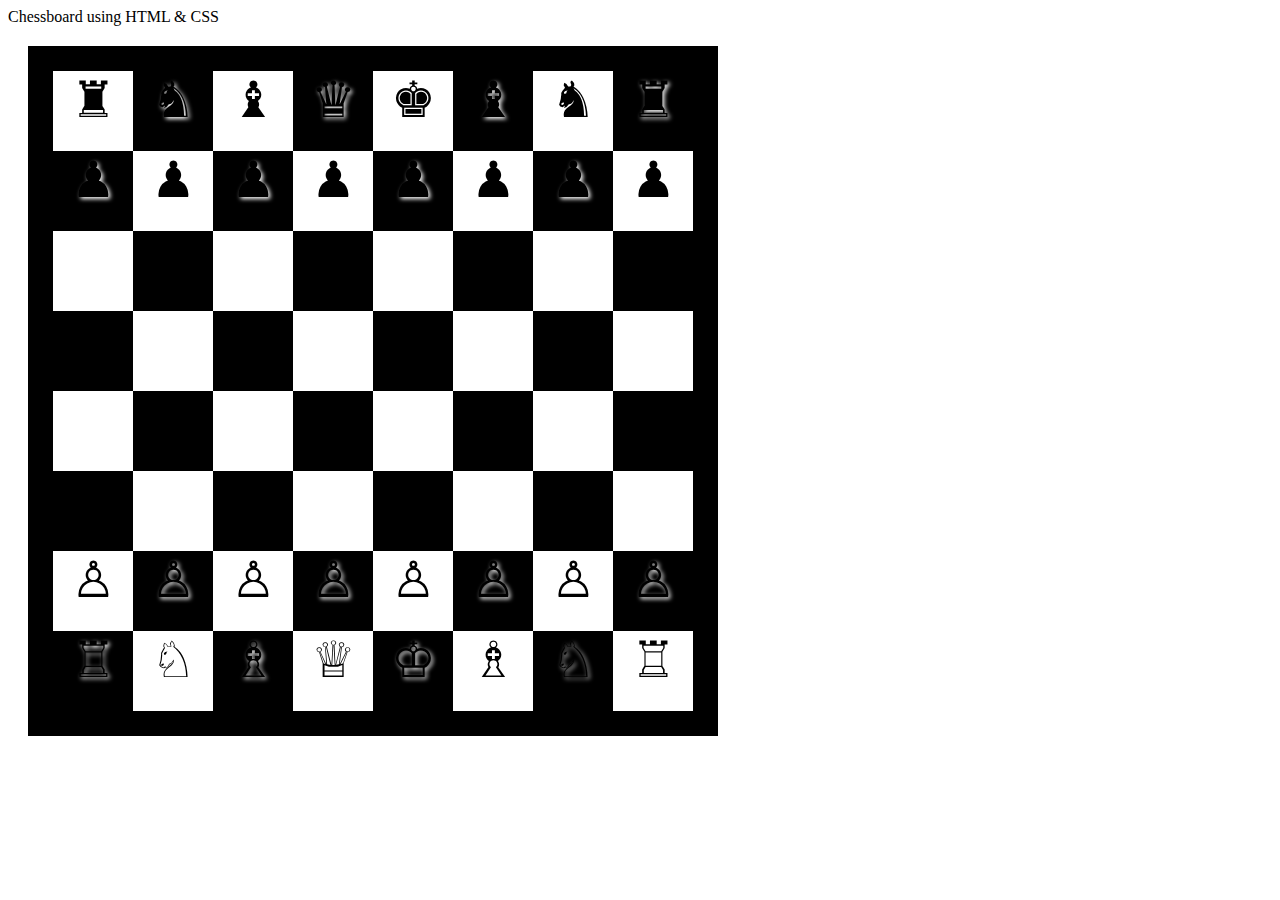
<file: chessboard.html>
<!DOCTYPE html>
<html>
    <head>
    <meta charset="UTF-8"
        <title>Chessboard using HTML & CSS</title>
       <style>
        .flex-container
{
    width:640px;
    height: 640px;
    margin:20px;
    border:25px solid black;  
}
.black
{
    float: left;
    width: 80px;
    height: 80px;
    background-color: black;
    font-size: 50px;
    text-align: center;
    display: table-cell;
    vertical-align: middle;
    text-shadow:2px 2px 4px white;
}
.white
{
     float: left;
    width: 80px;
    height: 80px;
    background-color: white;
    font-size: 50px;
    text-align: center;
    display: table-cell;
    vertical-align: middle;
}
       </style>
    </head>
    <body>
        <div class="flex-container">
 <!--1st-->
 <div class="white">&#9820;</div>
<div class="black">&#9822;</div>
<div class="white">&#9821;</div>
<div class="black">&#9819;</div>
<div class="white">&#9818;</div>
<div class="black">&#9821;</div>
<div class="white">&#9822;</div>
<div class="black">&#9820;</div>
<!-- 2nd -->
<div class="black">&#9823;</div>
<div class="white">&#9823;</div>
<div class="black">&#9823;</div>
<div class="white">&#9823;</div>
<div class="black">&#9823;</div>
<div class="white">&#9823;</div>
<div class="black">&#9823;</div>
<div class="white">&#9823;</div>
<!-- 3th -->
<div class="white"></div>
<div class="black"></div>
<div class="white"></div>
<div class="black"></div>
<div class="white"></div>
<div class="black"></div>
<div class="white"></div>
<div class="black"></div>
<!-- 4st -->
<div class="black"></div>
<div class="white"></div>
<div class="black"></div>
<div class="white"></div>
<div class="black"></div>
<div class="white"></div>
<div class="black"></div>
<div class="white"></div>
<!-- 5th -->
<div class="white"></div>
<div class="black"></div>
<div class="white"></div>
<div class="black"></div>
<div class="white"></div>
<div class="black"></div>
<div class="white"></div>
<div class="black"></div>
<!-- 6th -->
<div class="black"></div>
<div class="white"></div>
<div class="black"></div>
<div class="white"></div>
<div class="black"></div>
<div class="white"></div>
<div class="black"></div>
<div class="white"></div>
<!-- 7th -->
<div class="white">&#9817;</div>
<div class="black">&#9817;</div>
<div class="white">&#9817;</div>
<div class="black">&#9817;</div>
<div class="white">&#9817;</div>
<div class="black">&#9817;</div>
<div class="white">&#9817;</div>
<div class="black">&#9817;</div>
<!-- 8th -->
<div class="black">&#9814;</div>
<div class="white">&#9816;</div>
<div class="black">&#9815;</div>
<div class="white">&#9813;</div>
<div class="black">&#9812;</div>
<div class="white">&#9815;</div>
<div class="black">&#9816;</div>
<div class="white">&#9814;</div>
 </div>
    </body>
</html>
</file>
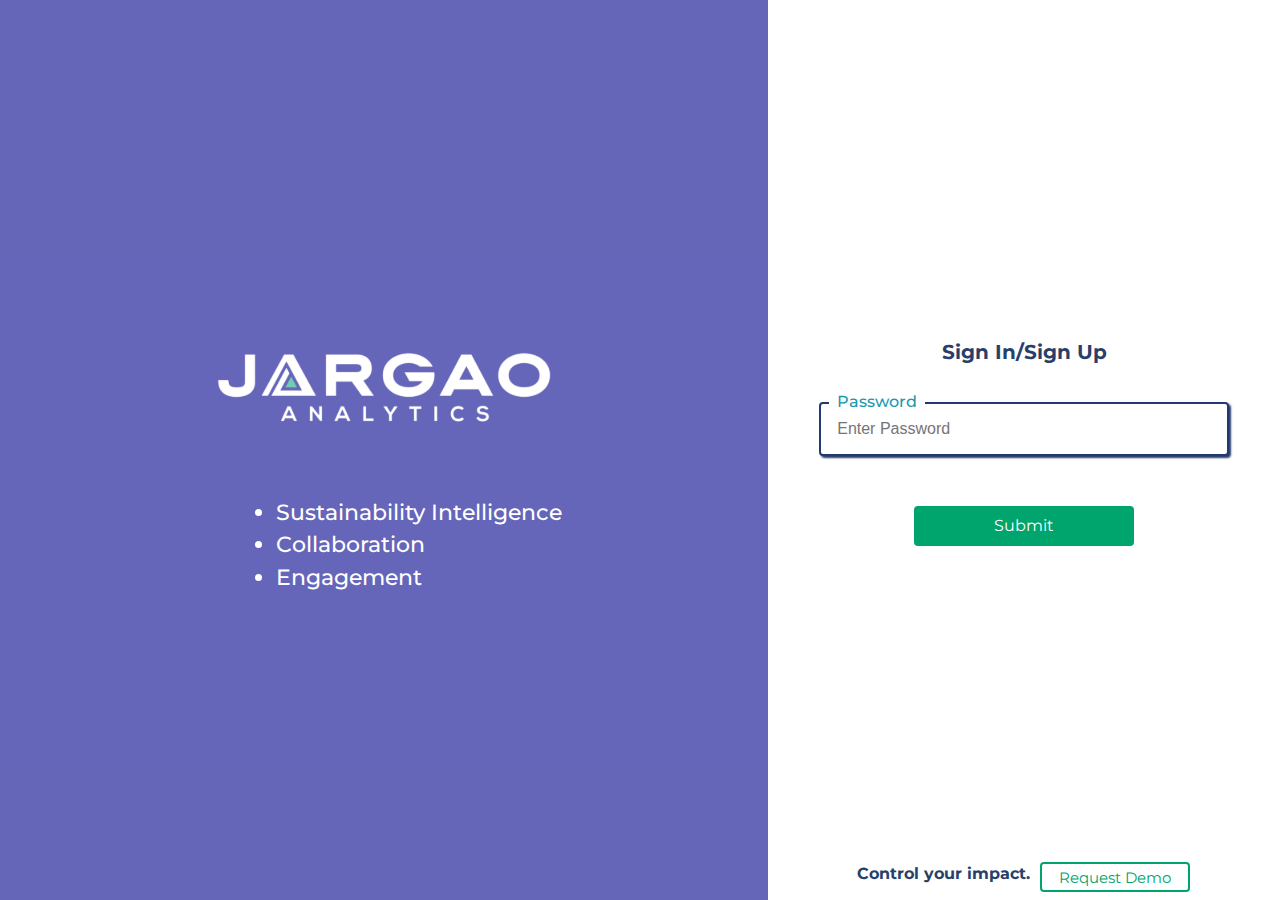
<file: index2.html>
<!DOCTYPE html>
<html>
<head>
<title>Jargao Analytics</title>
<link rel="stylesheet" href="style5.css">
<link href='https://fonts.googleapis.com/css?family=Montserrat' rel='stylesheet'>
</head>
<body>
<div class="split-screen">
<div class="left">
<div class="img">
<section class="copy">
<img src="JargaoBrand.svg" style="align:center">
<ul>
<li>Sustainability Intelligence</li>
<li>Collaboration</li>
<li>Engagement</li>
</ul>
</section> 
</div>
</div>
<div class="right">
<form>
<section class="copy">
<h2>Sign In/Sign Up</h2>
<div class="login-container">

</div>
</section>
<div class="input-container-password">
<span>Password</span>
<input id="password" name="password" type="password" placeholder="Enter Password">
</div>
<button class="submit-btn" type="submit">Submit</button>
<div class="demo">
<h4>Control your impact.</h4>
<button class="demo-btn" type="submit">Request Demo</button>
</div>
</form>
</div>
</div>
</body>
</html>
</file>
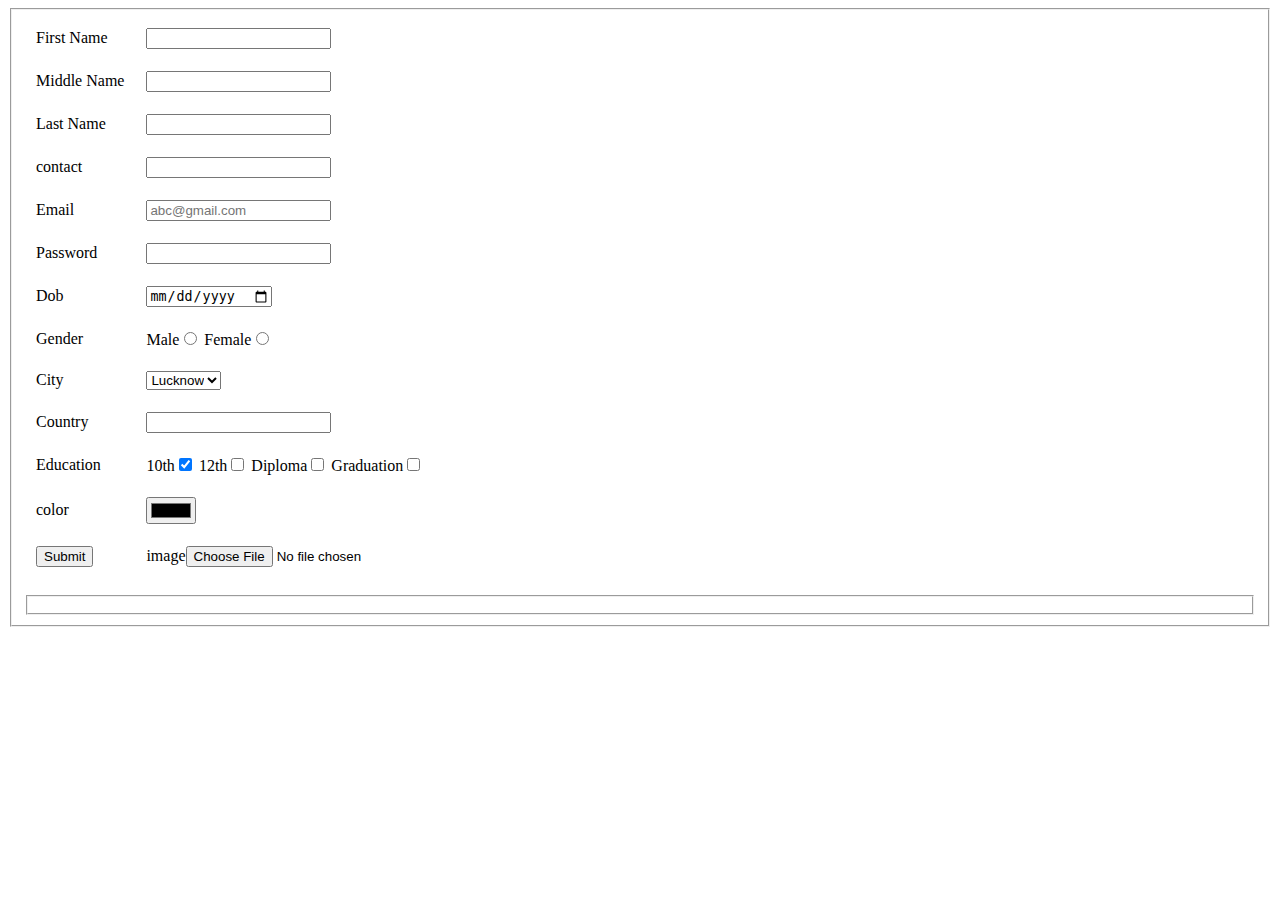
<file: Login_form .html>
<! DOCTYPE HTML>
<html>
<head>
<title>Login Form</title>
</head>
<body>
<fieldset>
<form>
<table  cellpadding="10">
<tr>
<td><label for="fn">First Name</label> </td>
<td><input type="text" id="fn" required></td>
</tr>
<tr>
<td><label for="mn">Middle Name</label></td>
<td><input type="text" id="mn"></td>
</tr>
<tr>
<td><label>Last Name</label></td>
<td><input type="text" required></td>
</tr>
<tr>
<td><label>contact <label></td>
<td><input type="text" required></td>
</tr>
<tr>
<td><label>Email</label> </td>
<td><input type="text" placeholder="abc@gmail.com" required></td>
</tr>
<tr>
<td><label>Password</label> </td>
<td><input type="password" required></td>
</tr>
<tr>
<td><label>Dob</label> </td>
<td><input type="date" required></td>
</tr>
<tr>
<td><label>Gender</label> </td>
<td>Male<input type="radio" name="gender">
Female<input type="radio" name="gender"></td>
</tr>
<tr>
<td><label>City</label> </td>
<td><select>
<option>Lucknow</option>
<option>Delhi</option>
<option>Kanpur</option>
<option>Goa</option>
</select></td>
</tr>
<tr>
<td><label>Country</label></td>
<td><input list="country"> 
<datalist id="country">
<option value="India">
<option value="Australia">
<option value="Srilanka">
<option value="England">
<option value="Pakistan">
<option value="Bangladesh">
<option value="Germany">
</datalist></td>
</tr>
<tr>
<td><label>Education</label></td>
<td>10th<input type="checkbox" checked required>
12th<input type="checkbox" required> 
Diploma<input type="checkbox">
Graduation<input type="checkbox"></td>
</tr>
<tr>
<td><label>color</label></td>
<td><input type="color"></td>
</tr>
<tr>
<td><input type="submit"></td>
<td>image<input type="file"></td>
</tr>
</table>
</form>
<fieldset>
</body>
</html>
</file>
<file: style5.css>
:root{
	font-size:100%;
	font-size:16px;
	line-height:1.5;
	--primary-blue:#233975;
}
body{
	padding:0;
	margin:0;
	font-family:'Montserrat',sans-serif;
	font-weight:500;
}
h2{
	font-size:1.5rem;
	font-weight:700;
    font-family: 'Montserrat';
	color:#273f6a;
	font-style: normal;
    font-size: 1.56vw;
    top:50px;
	position: relative;
    top: 2px;
	
    
}
.split-screen{
	display:flex;
	flex-direction:coloumn;

}
.left{
	height:200px;
}
.left,.right{
	display:flex;
	justify-content:center;
	align-items:center;
}
.left{
	background-color: darkblue;
	opacity:0.6;
	background-size:cover;
	height:100vh;
	width:60vw;
}
ul{
	color:white;
	position:relative;
	left:40px;
	font-size: 1.35rem;
	font-family: Montserrat,sans-serif;
    margin: 1rem 0;
}
img{
	cursor: pointer;
}

.demo{
	position:absolute;
	bottom:0;
	display:flex;
	flex-direction:row;
}
form{
	display:flex;
	flex-direction:column;
	justify-content:center;
	box-sizing:border-box;
	align-items:center;
	min-height:100vh;
	gap:20px;
}
.input-container-password{
	position:relative;
	width:32vw;
}
.input-container-password input{
	border: 2px solid var(--primary-blue);
    border-radius: 4px;
    padding: 1rem;
	height: auto;
    width: 100%;
	box-sizing: border-box;
	outline:none;
	font-size:1em;
	display:block;
	box-shadow:2px 2px 2px #273f6a;
	
}
.input-container-password span{
	position:absolute;
	left:0;
	padding: 0.02rem 0.5rem;
	font-size:1em;
	color: #1d97af;
	font-weight: 500;
    background: #fff;
    border-radius: 6px;
    top: -0.78rem;
    left: 0.6rem;
	display: inline-block;
	box-sizing: border-box;
	font-family: 'Montserrat';
}
button{
	cursor: pointer;
	font-family: 'Montserrat';
}
.submit-btn{
	height: 2.5rem;
    padding: 0 5rem;
    font-size: 1rem;
	background-color:#00a46d;
	color:white;
	border-radius: 0.25rem;
	border-color:#00a46d;
	margin: 0 0.5rem;
	text-decoration: none;
    outline: none;
    border: none;
    line-height: 1.2;
    text-align: center;
	margin-top:30px;
	margin-bottom:35px;
}
h4{
	color: #273f6a;
    margin: 0;
	font-family: Montserrat;
	position: relative;
    bottom: 8px;
}
.demo-btn{
	border: 2px solid #00a46d;
	background-color:white;
	color:#00a46d;
	height: 1.85rem;
	border-radius: 0.25rem;
	width:150px;
	position: relative;
    bottom: 8px;
	margin-left:10px;
	font-size:15px;
	margin-right:0.5px;
}
.right{
	width: 40%;
    text-align: center;
}
</file>
